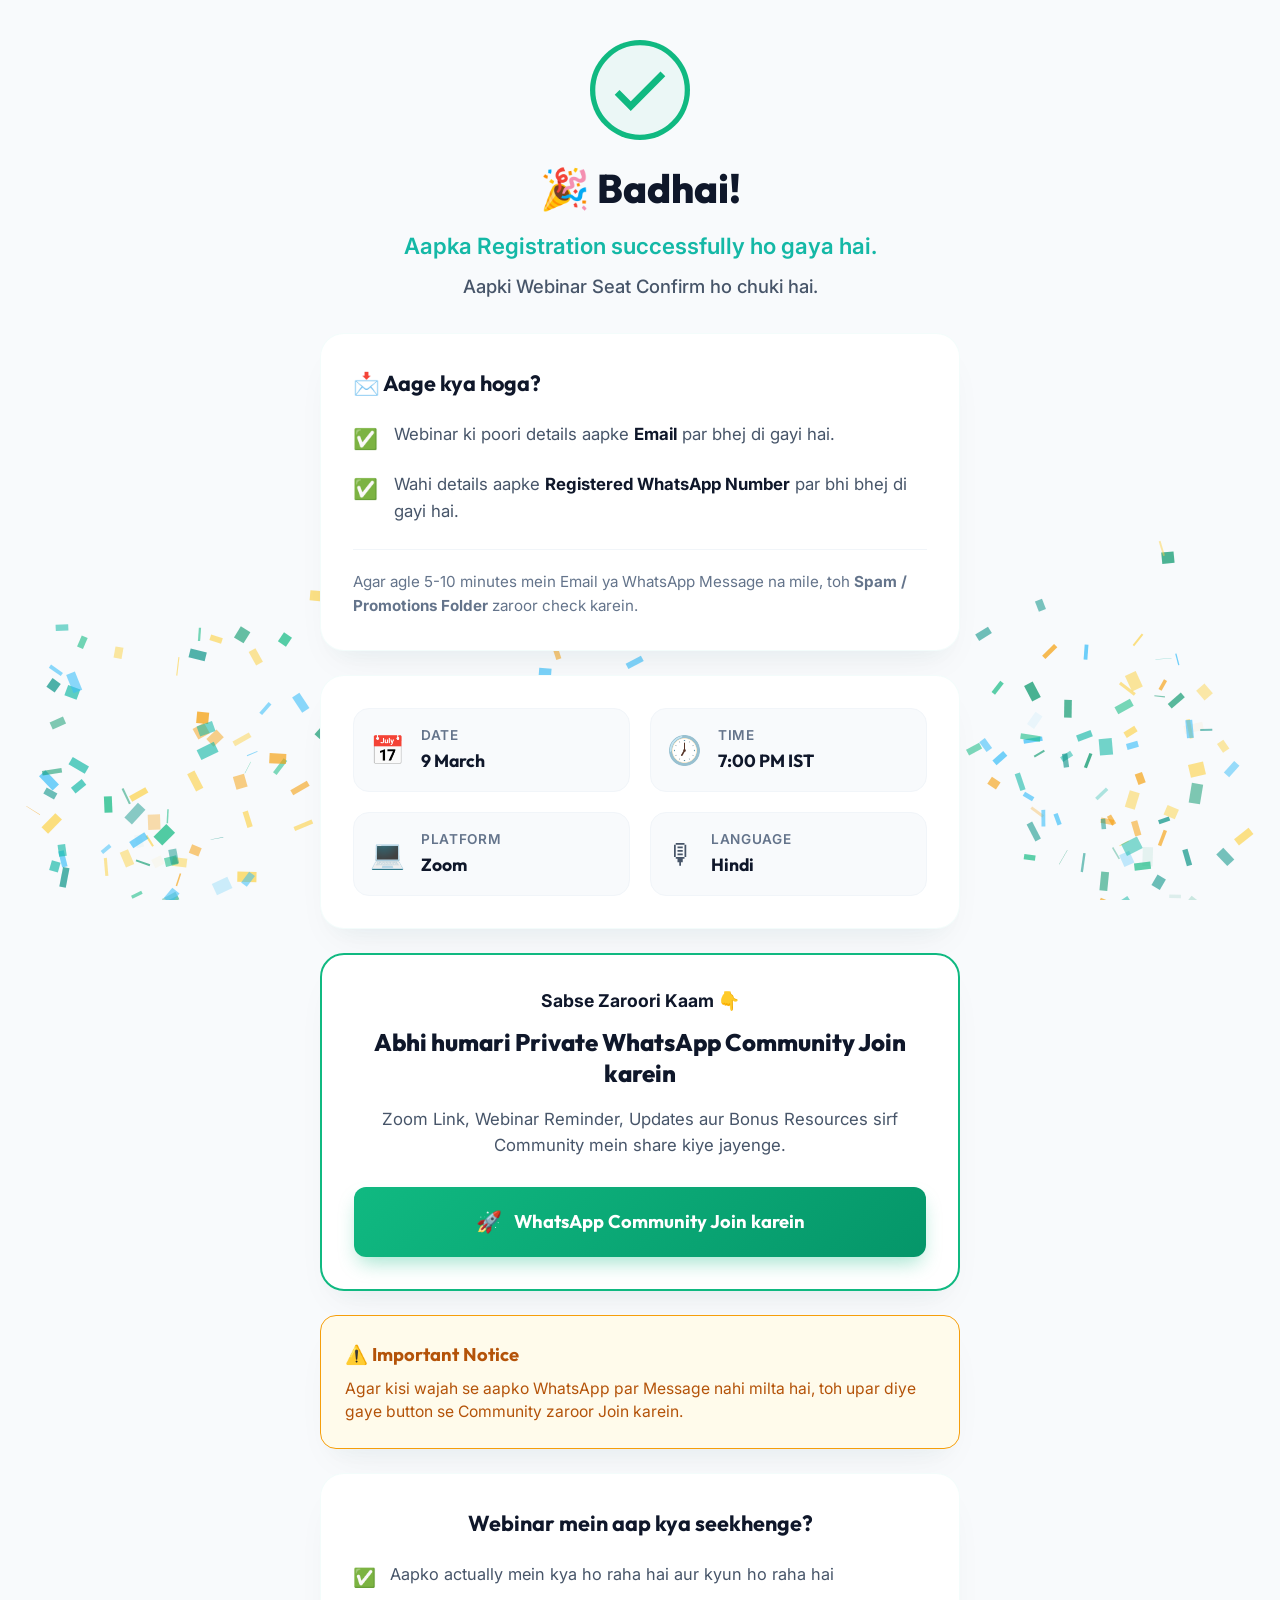
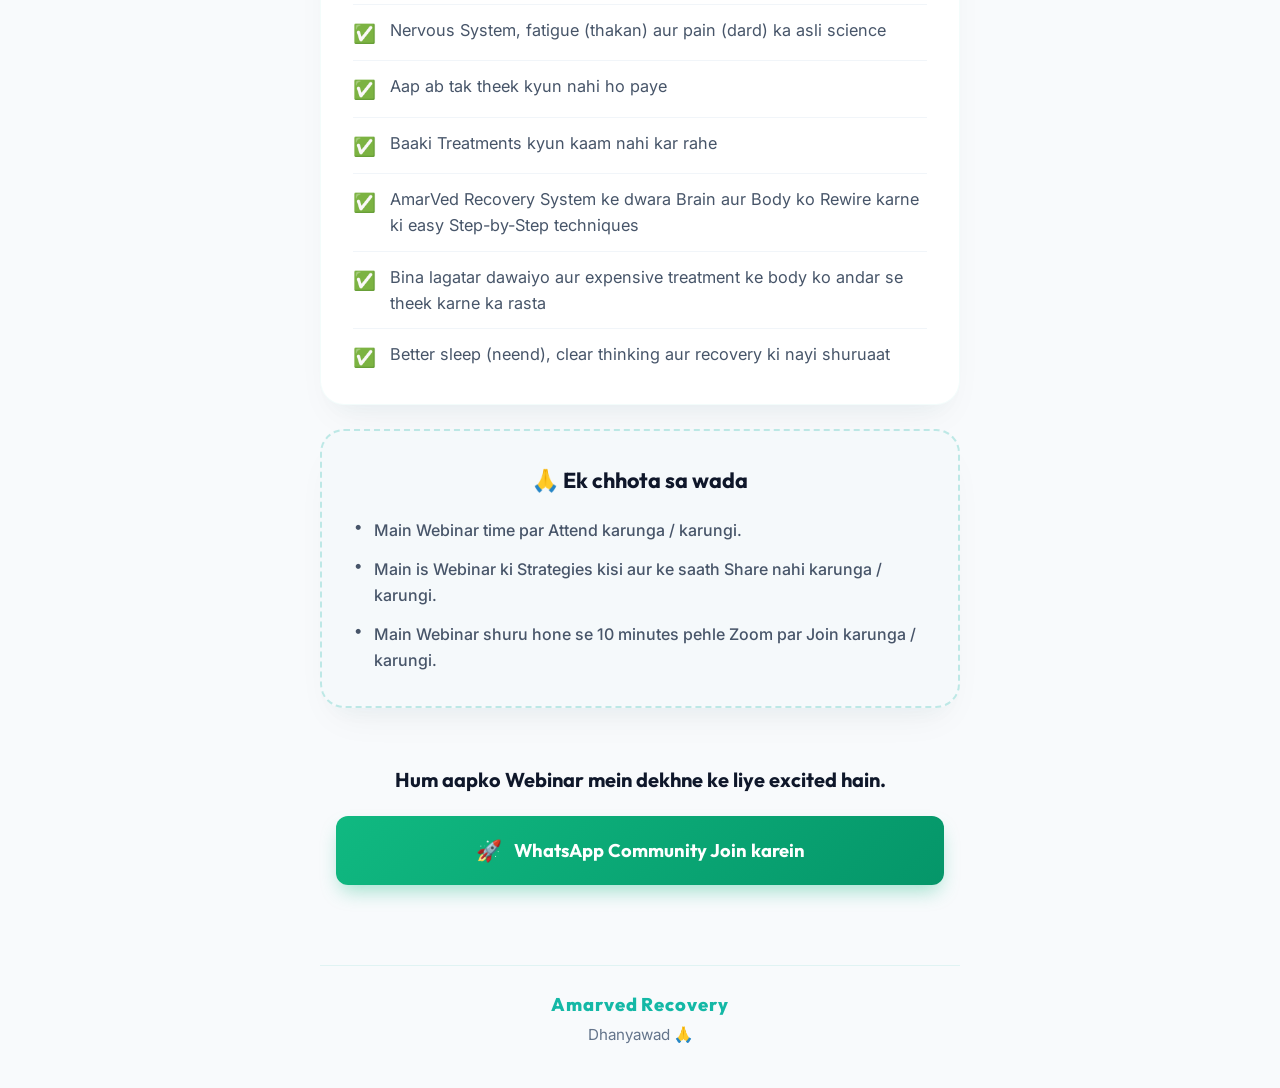
<file: thankyou.html>
<!DOCTYPE html>
<html lang="hi">

<head>
  <meta charset="UTF-8">
  <meta name="viewport" content="width=device-width, initial-scale=1.0">
  <title>Registration Successful - AmarVed Recovery</title>

  <!-- Modern Typography from Google Fonts -->
  <link rel="preconnect" href="https://fonts.googleapis.com">
  <link rel="preconnect" href="https://fonts.gstatic.com" crossorigin>
  <link
    href="https://fonts.googleapis.com/css2?family=Inter:wght@400;500;600;700&family=Outfit:wght@500;600;700;800&display=swap"
    rel="stylesheet">

  <!-- Custom Stylesheet -->
  <link rel="stylesheet" href="thankyou.css">
  <link rel="icon" type="image/png" href="images/logo.png">

</head>

<body>

  <!-- Confetti Canvas -->
  <canvas id="confetti-canvas"></canvas>

  <div class="thank-you-container">

    <!-- Hero Section -->
    <header class="hero-section text-center fade-in">
      <div class="checkmark-wrapper">
        <svg class="checkmark" xmlns="http://www.w3.org/2000/svg" viewBox="0 0 52 52">
          <circle class="checkmark-circle" cx="26" cy="26" r="25" fill="none" />
          <path class="checkmark-check" fill="none" d="M14.1 27.2l7.1 7.2 16.7-16.8" />
        </svg>
      </div>
      <h1 class="hero-title">🎉 Badhai!</h1>
      <h2 class="hero-subtitle">Aapka Registration successfully ho gaya hai.</h2>
      <p class="hero-tagline">Aapki Webinar Seat Confirm ho chuki hai.</p>
    </header>

    <main class="content-flow">

      <!-- Confirmation Card -->
      <section class="card confirmation-card reveal-on-scroll">
        <h3 class="card-title">📩 Aage kya hoga?</h3>
        <ul class="steps-list">
          <li>
            <span class="emoji-bullet">✅</span>
            <p>Webinar ki poori details aapke <strong>Email</strong> par bhej di gayi hai.</p>
          </li>
          <li>
            <span class="emoji-bullet">✅</span>
            <p>Wahi details aapke <strong>Registered WhatsApp Number</strong> par bhi bhej di gayi hai.</p>
          </li>
        </ul>
        <div class="card-footer-note">
          <p>Agar agle 5-10 minutes mein Email ya WhatsApp Message na mile, toh <strong>Spam / Promotions
              Folder</strong> zaroor check karein.</p>
        </div>
      </section>

      <!-- Webinar Details Card -->
      <section class="card details-card reveal-on-scroll">
        <div class="details-grid">
          <div class="detail-item">
            <span class="detail-icon">📅</span>
            <div class="detail-info">
              <span class="detail-label">Date</span>
              <span class="detail-value">9 March</span>
            </div>
          </div>
          <div class="detail-item">
            <span class="detail-icon">🕖</span>
            <div class="detail-info">
              <span class="detail-label">Time</span>
              <span class="detail-value">7:00 PM IST</span>
            </div>
          </div>
          <div class="detail-item">
            <span class="detail-icon">💻</span>
            <div class="detail-info">
              <span class="detail-label">Platform</span>
              <span class="detail-value">Zoom</span>
            </div>
          </div>
          <div class="detail-item">
            <span class="detail-icon">🎙</span>
            <div class="detail-info">
              <span class="detail-label">Language</span>
              <span class="detail-value">Hindi</span>
            </div>
          </div>
        </div>
      </section>

      <!-- Main CTA Section -->
      <section class="card cta-card highlight-border reveal-on-scroll">
        <div class="text-center">
          <h2 class="section-badge">Sabse Zaroori Kaam 👇</h2>
          <h3 class="cta-title">Abhi humari Private WhatsApp Community Join karein</h3>
          <p class="cta-desc">
            Zoom Link, Webinar Reminder, Updates aur Bonus Resources sirf Community mein share kiye jayenge.
          </p>
          <a href="https://chat.whatsapp.com/DgAqIxGThmQKw1tM09cGTZ" target="_blank" rel="noopener noreferrer"
            class="btn btn-primary btn-whatsapp hover-pulse">
            <span class="btn-icon">🚀</span>
            <span class="btn-text">WhatsApp Community Join karein</span>
          </a>
        </div>
      </section>

      <!-- Important Notice Card -->
      <section class="card notice-card reveal-on-scroll">
        <div class="notice-container">
          <h3 class="notice-title">⚠️ Important Notice</h3>
          <p class="notice-text">
            Agar kisi wajah se aapko WhatsApp par Message nahi milta hai, toh upar diye gaye button se Community zaroor
            Join karein.
          </p>
        </div>
      </section>

      <!-- Webinar Learning Section -->
      <section class="card learning-card reveal-on-scroll">
        <h3 class="card-title text-center">Webinar mein aap kya seekhenge?</h3>
        <ul class="learning-list">
          <li>
            <span class="learning-check">✅</span>
            <span>Aapko actually mein kya ho raha hai aur kyun ho raha hai</span>
          </li>
          <li>
            <span class="learning-check">✅</span>
            <span>Nervous System, fatigue (thakan) aur pain (dard) ka asli science</span>
          </li>
          <li>
            <span class="learning-check">✅</span>
            <span>Aap ab tak theek kyun nahi ho paye</span>
          </li>
          <li>
            <span class="learning-check">✅</span>
            <span>Baaki Treatments kyun kaam nahi kar rahe</span>
          </li>
          <li>
            <span class="learning-check">✅</span>
            <span>AmarVed Recovery System ke dwara Brain aur Body ko Rewire karne ki easy Step-by-Step techniques</span>
          </li>
          <li>
            <span class="learning-check">✅</span>
            <span>Bina lagatar dawaiyo aur expensive treatment ke body ko andar se theek karne ka rasta</span>
          </li>
          <li>
            <span class="learning-check">✅</span>
            <span>Better sleep (neend), clear thinking aur recovery ki nayi shuruaat</span>
          </li>
        </ul>
      </section>

      <!-- Commitment Card -->
      <section class="card commitment-card reveal-on-scroll">
        <h3 class="card-title text-center">🙏 Ek chhota sa wada</h3>
        <ul class="commitment-list">
          <li>
            <span class="bullet-dot">•</span>
            <span>Main Webinar time par Attend karunga / karungi.</span>
          </li>
          <li>
            <span class="bullet-dot">•</span>
            <span>Main is Webinar ki Strategies kisi aur ke saath Share nahi karunga / karungi.</span>
          </li>
          <li>
            <span class="bullet-dot">•</span>
            <span>Main Webinar shuru hone se 10 minutes pehle Zoom par Join karunga / karungi.</span>
          </li>
        </ul>
      </section>

      <!-- Bottom CTA -->
      <section class="bottom-cta-section text-center reveal-on-scroll">
        <p class="bottom-cta-lead">Hum aapko Webinar mein dekhne ke liye excited hain.</p>
        <a href="https://chat.whatsapp.com/DgAqIxGThmQKw1tM09cGTZ" target="_blank" rel="noopener noreferrer"
          class="btn btn-primary btn-whatsapp hover-pulse">
          <span class="btn-icon">🚀</span>
          <span class="btn-text">WhatsApp Community Join karein</span>
        </a>
      </section>

    </main>

    <!-- Footer -->
    <footer class="footer text-center">
      <p class="footer-brand">Amarved Recovery</p>
      <p class="footer-thanks">Dhanyawad 🙏</p>
    </footer>

  </div>

  <!-- Custom JavaScript -->
  <script src="thankyou.js"></script>
</body>

</html>
</file>
<file: thankyou.css>
/* Premium CSS Design System - AmarVed Recovery Thank You Page */

:root {
  /* Colors */
  --primary: #14B8A6;
  /* Modern Teal */
  --primary-hover: #0d9488;
  /* Darker Teal */
  --success: #10B981;
  /* Accent Green */
  --success-hover: #059669;
  /* Darker Green */

  --bg-main: #f8fafc;
  /* Soft grey-blue background */
  --bg-card: #ffffff;
  /* Pure white cards */

  --text-main: #0f172a;
  /* Slate 900 for high contrast headers */
  --text-muted: #475569;
  /* Slate 600 for body text */
  --text-light: #64748b;
  /* Slate 500 for secondary text */

  --notice-bg: #fffbeb;
  /* Light amber background for warnings */
  --notice-border: #f59e0b;
  /* Amber 500 */
  --notice-text: #b45309;
  /* Amber 700 */

  /* Shadows */
  --shadow-sm: 0 1px 2px 0 rgba(0, 0, 0, 0.05);
  --shadow-md: 0 4px 6px -1px rgba(0, 0, 0, 0.05), 0 2px 4px -2px rgba(0, 0, 0, 0.05);
  --shadow-lg: 0 10px 25px -5px rgba(20, 184, 166, 0.05), 0 8px 10px -6px rgba(0, 0, 0, 0.03);
  --shadow-premium: 0 20px 40px -15px rgba(15, 23, 42, 0.06), 0 15px 25px -10px rgba(20, 184, 166, 0.04);
  --shadow-btn: 0 10px 20px -5px rgba(16, 185, 129, 0.4);

  /* Fonts */
  --font-headings: 'Outfit', sans-serif;
  --font-body: 'Inter', sans-serif;

  /* Borders */
  --radius-lg: 24px;
  --radius-md: 16px;
  --radius-sm: 12px;
}

/* Reset & Base */
*,
*::before,
*::after {
  box-sizing: border-box;
  margin: 0;
  padding: 0;
}

body {
  font-family: var(--font-body);
  background-color: var(--bg-main);
  color: var(--text-muted);
  line-height: 1.6;
  min-height: 100vh;
  display: flex;
  justify-content: center;
  align-items: flex-start;
  padding: 40px 20px;
  overflow-x: hidden;
  position: relative;
}

/* Background Confetti Canvas */
#confetti-canvas {
  position: fixed;
  top: 0;
  left: 0;
  width: 100vw;
  height: 100vh;
  z-index: 10;
  pointer-events: none;
}

/* Main Container */
.thank-you-container {
  width: 100%;
  max-width: 640px;
  margin: 0 auto;
  position: relative;
  z-index: 20;
}

/* Utilities */
.text-center {
  text-align: center;
}

/* Animation Base (Fade In) */
.fade-in {
  opacity: 0;
  animation: fadeInUp 0.8s cubic-bezier(0.16, 1, 0.3, 1) forwards;
}

.reveal-on-scroll {
  opacity: 0;
  transform: translateY(30px);
  transition: opacity 0.8s cubic-bezier(0.16, 1, 0.3, 1),
    transform 0.8s cubic-bezier(0.16, 1, 0.3, 1);
}

.reveal-on-scroll.visible {
  opacity: 1;
  transform: translateY(0);
}

/* Hero Section */
.hero-section {
  margin-bottom: 32px;
}

.hero-title {
  font-family: var(--font-headings);
  font-size: 2.5rem;
  font-weight: 800;
  color: var(--text-main);
  margin-top: 16px;
  margin-bottom: 8px;
}

.hero-subtitle {
  font-size: 1.4rem;
  font-weight: 600;
  color: var(--primary);
  margin-bottom: 8px;
}

.hero-tagline {
  font-size: 1.15rem;
  font-weight: 500;
  color: var(--text-muted);
}

/* Animated Checkmark */
.checkmark-wrapper {
  width: 100px;
  height: 100px;
  margin: 0 auto;
  position: relative;
}

.checkmark {
  width: 100px;
  height: 100px;
  border-radius: 50%;
  display: block;
  stroke-width: 3.5;
  stroke: var(--success);
  stroke-miterlimit: 10;
  box-shadow: inset 0px 0px 0px var(--success);
  animation: fillCheckmark .4s ease-in-out .4s forwards, checkmarkScale .3s ease-in-out .9s forwards;
}

.checkmark-circle {
  stroke-dasharray: 166;
  stroke-dashoffset: 166;
  stroke-width: 3.5;
  stroke-miterlimit: 10;
  stroke: var(--success);
  fill: none;
  animation: drawCircle .6s cubic-bezier(0.65, 0, 0.45, 1) forwards;
}

.checkmark-check {
  transform-origin: 50% 50%;
  stroke-dasharray: 48;
  stroke-dashoffset: 48;
  animation: drawCheck .3s cubic-bezier(0.65, 0, 0.45, 1) .6s forwards;
}

/* Cards System */
.content-flow>*+* {
  margin-top: 24px;
}

.card {
  background-color: var(--bg-card);
  border-radius: var(--radius-lg);
  padding: 32px;
  box-shadow: var(--shadow-premium);
  border: 1px solid rgba(20, 184, 166, 0.05);
  transition: transform 0.3s ease, box-shadow 0.3s ease;
}

.card:hover {
  transform: translateY(-2px);
  box-shadow: 0 25px 50px -12px rgba(15, 23, 42, 0.08), 0 15px 30px -10px rgba(20, 184, 166, 0.06);
}

.card-title {
  font-family: var(--font-headings);
  font-size: 1.35rem;
  font-weight: 700;
  color: var(--text-main);
  margin-bottom: 20px;
}

/* Confirmation Card */
.steps-list {
  list-style: none;
}

.steps-list li {
  display: flex;
  align-items: flex-start;
  gap: 16px;
  margin-bottom: 16px;
}

.steps-list li:last-child {
  margin-bottom: 0;
}

.emoji-bullet {
  font-size: 1.25rem;
  flex-shrink: 0;
  margin-top: 2px;
}

.steps-list p {
  font-size: 1.05rem;
  color: var(--text-muted);
}

.steps-list strong {
  color: var(--text-main);
}

.card-footer-note {
  margin-top: 24px;
  padding-top: 20px;
  border-top: 1px solid #f1f5f9;
  font-size: 0.95rem;
  color: var(--text-light);
}

/* Webinar Details Card */
.details-grid {
  display: grid;
  grid-template-columns: repeat(2, 1fr);
  gap: 20px;
}

.detail-item {
  display: flex;
  align-items: center;
  gap: 16px;
  padding: 16px;
  background-color: #f8fafc;
  border-radius: var(--radius-md);
  border: 1px solid #f1f5f9;
  transition: background-color 0.2s ease;
}

.detail-item:hover {
  background-color: #f1f5f9;
}

.detail-icon {
  font-size: 1.75rem;
  flex-shrink: 0;
}

.detail-info {
  display: flex;
  flex-direction: column;
}

.detail-label {
  font-size: 0.85rem;
  text-transform: uppercase;
  letter-spacing: 0.05em;
  color: var(--text-light);
  font-weight: 600;
}

.detail-value {
  font-family: var(--font-headings);
  font-size: 1.1rem;
  font-weight: 700;
  color: var(--text-main);
}

/* CTA Card */
.cta-card {
  position: relative;
  overflow: hidden;
}

.highlight-border {
  border: 2px solid var(--success);
}

.section-badge {
  font-size: 1.1rem;
  color: var(--text-main);
  margin-bottom: 12px;
}

.cta-title {
  font-family: var(--font-headings);
  font-size: 1.5rem;
  font-weight: 800;
  color: var(--text-main);
  margin-bottom: 16px;
  line-height: 1.3;
}

.cta-desc {
  font-size: 1.05rem;
  color: var(--text-muted);
  margin-bottom: 28px;
}

/* Buttons */
.btn {
  display: inline-flex;
  align-items: center;
  justify-content: center;
  gap: 12px;
  width: 100%;
  padding: 18px 24px;
  font-family: var(--font-headings);
  font-size: 1.15rem;
  font-weight: 700;
  text-decoration: none;
  border-radius: var(--radius-sm);
  transition: all 0.3s cubic-bezier(0.175, 0.885, 0.32, 1.275);
  cursor: pointer;
  border: none;
}

.btn-primary {
  background: linear-gradient(135deg, var(--success), #059669);
  color: #ffffff;
  box-shadow: var(--shadow-btn);
}

.btn-primary:hover {
  transform: translateY(-3px) scale(1.02);
  box-shadow: 0 14px 28px -5px rgba(16, 185, 129, 0.5), 0 10px 10px -10px rgba(16, 185, 129, 0.3);
}

.btn-primary:active {
  transform: translateY(-1px);
}

.btn-icon {
  font-size: 1.3rem;
  display: inline-block;
  animation: rocketWiggle 2s ease-in-out infinite;
}

/* Important Notice Card */
.notice-card {
  background-color: var(--notice-bg);
  border: 1px solid var(--notice-border);
  padding: 24px;
  border-radius: var(--radius-md);
}

.notice-card:hover {
  box-shadow: 0 12px 20px -8px rgba(245, 158, 11, 0.15);
}

.notice-title {
  font-family: var(--font-headings);
  font-size: 1.15rem;
  font-weight: 700;
  color: var(--notice-text);
  margin-bottom: 8px;
  display: flex;
  align-items: center;
  gap: 8px;
}

.notice-text {
  font-size: 0.98rem;
  color: var(--notice-text);
  line-height: 1.5;
}

/* Learning Section */
.learning-list {
  list-style: none;
}

.learning-list li {
  display: flex;
  align-items: flex-start;
  gap: 14px;
  padding: 12px 0;
  border-bottom: 1px solid #f1f5f9;
}

.learning-list li:last-child {
  border-bottom: none;
  padding-bottom: 0;
}

.learning-list li:first-child {
  padding-top: 0;
}

.learning-check {
  font-size: 1.15rem;
  flex-shrink: 0;
  margin-top: 2px;
}

.learning-list span:last-child {
  font-size: 1.02rem;
  color: var(--text-muted);
}

/* Commitment Card */
.commitment-card {
  border: 2px dashed rgba(20, 184, 166, 0.25);
  background-color: rgba(20, 184, 166, 0.01);
}

.commitment-list {
  list-style: none;
}

.commitment-list li {
  display: flex;
  align-items: flex-start;
  gap: 12px;
  margin-bottom: 14px;
}

.commitment-list li:last-child {
  margin-bottom: 0;
}

.bullet-dot {
  color: var(--primary);
  font-size: 1.5rem;
  line-height: 1;
  flex-shrink: 0;
}

.commitment-list span {
  font-size: 1rem;
  font-weight: 500;
  color: var(--text-muted);
}

/* Bottom CTA Section */
.bottom-cta-section {
  padding: 32px 16px;
}

.bottom-cta-lead {
  font-family: var(--font-headings);
  font-size: 1.25rem;
  font-weight: 700;
  color: var(--text-main);
  margin-bottom: 20px;
}

/* Footer */
.footer {
  margin-top: 48px;
  padding-top: 24px;
  border-top: 1px solid rgba(20, 184, 166, 0.1);
}

.footer-brand {
  font-family: var(--font-headings);
  font-size: 1.15rem;
  font-weight: 800;
  color: var(--primary);
  letter-spacing: 0.05em;
}

.footer-thanks {
  font-size: 0.95rem;
  color: var(--text-light);
  margin-top: 4px;
}

/* Animations Keyframes */
@keyframes fadeInUp {
  from {
    opacity: 0;
    transform: translateY(20px);
  }

  to {
    opacity: 1;
    transform: translateY(0);
  }
}

@keyframes drawCircle {
  to {
    stroke-dashoffset: 0;
  }
}

@keyframes drawCheck {
  to {
    stroke-dashoffset: 0;
  }
}

@keyframes fillCheckmark {
  to {
    box-shadow: inset 0px 0px 0px 50px rgba(16, 185, 129, 0.05);
  }
}

@keyframes checkmarkScale {

  0%,
  100% {
    transform: scale(1);
  }

  50% {
    transform: scale(1.08);
  }
}

@keyframes rocketWiggle {

  0%,
  100% {
    transform: rotate(0deg);
  }

  25% {
    transform: rotate(-10deg) translateY(-2px);
  }

  75% {
    transform: rotate(10deg) translateY(1px);
  }
}

@keyframes pulseGlow {
  0% {
    box-shadow: 0 0 0 0 rgba(16, 185, 129, 0.5);
  }

  70% {
    box-shadow: 0 0 0 12px rgba(16, 185, 129, 0);
  }

  100% {
    box-shadow: 0 0 0 0 rgba(16, 185, 129, 0);
  }
}

/* Apply CTA Pulse when active/loaded */
.hover-pulse {
  animation: pulseGlow 2s infinite;
}

.hover-pulse:hover {
  animation-play-state: paused;
}

/* Responsive Breakpoints */
@media (max-width: 600px) {
  body {
    padding: 24px 16px;
  }

  .hero-title {
    font-size: 2.1rem;
  }

  .hero-subtitle {
    font-size: 1.2rem;
  }

  .card {
    padding: 24px 18px;
  }

  .details-grid {
    grid-template-columns: 1fr;
    gap: 12px;
  }

  .cta-title {
    font-size: 1.3rem;
  }

  .btn {
    padding: 16px 20px;
    font-size: 1.05rem;
  }
}
</file>
